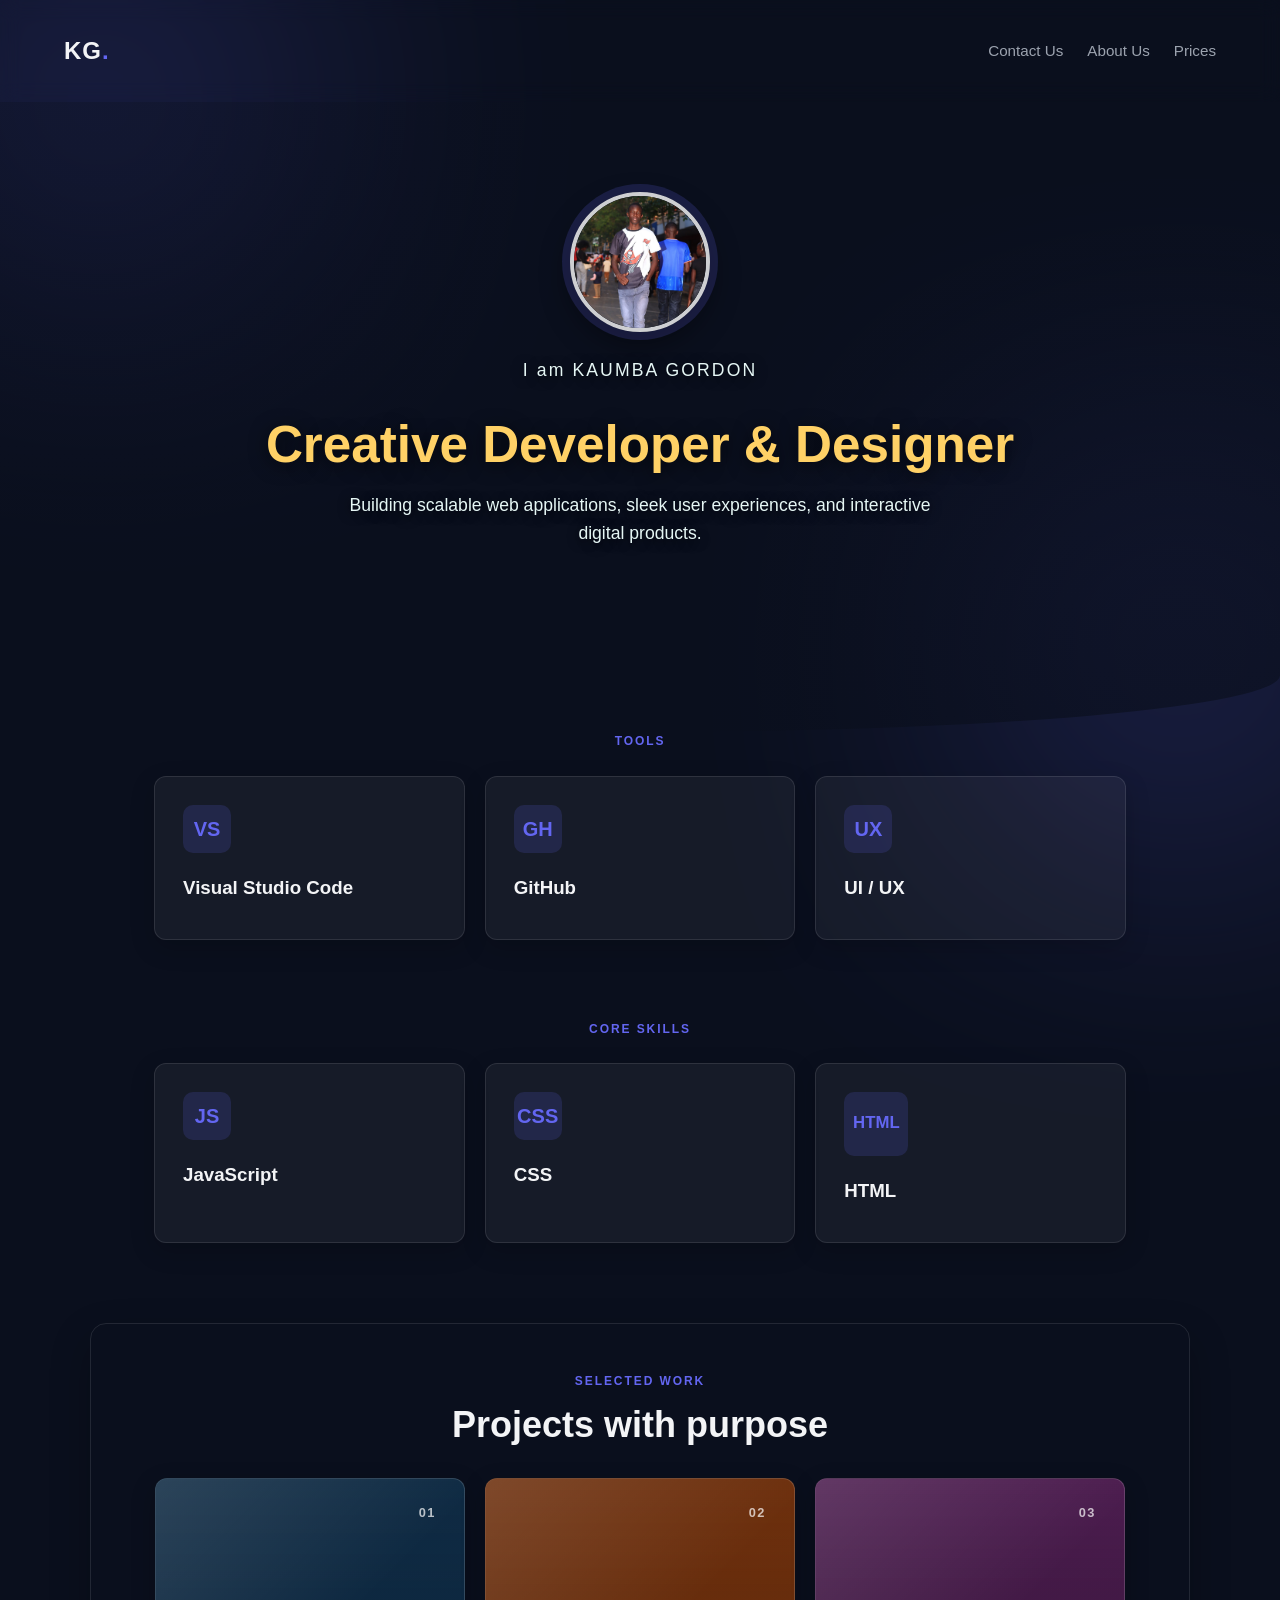
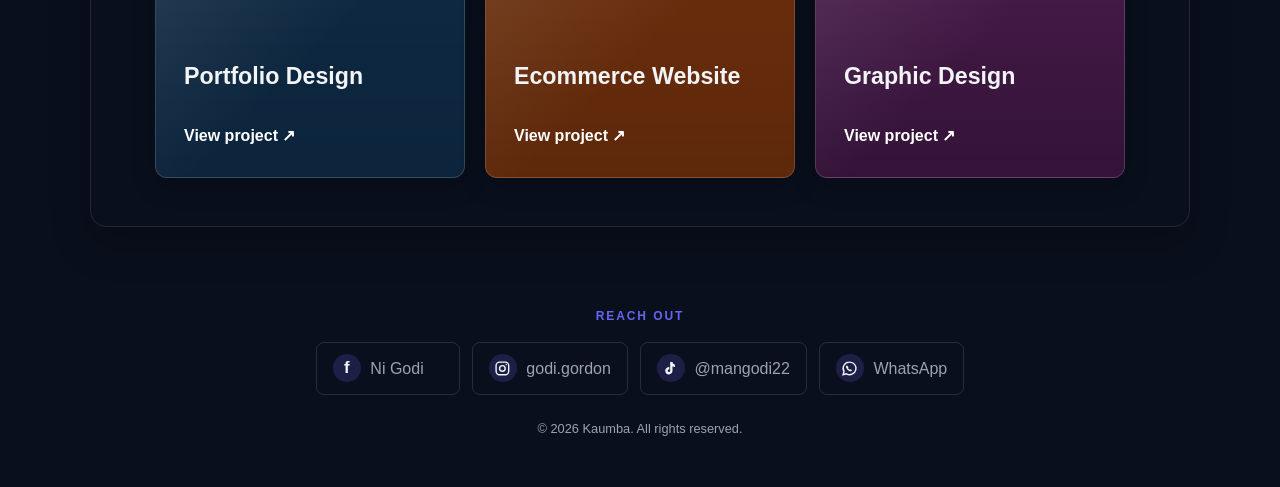
<file: index.html>
<!DOCTYPE html>
<html lang="en">
<head>
  <meta charset="UTF-8">
  <meta name="viewport" content="width=device-width, initial-scale=1.0">
  <title>Developer Portfolio</title>
  <link rel="stylesheet" href="CSS/index.css">
</head>
<body>

  <div class="glow glow-1"></div>
  <div class="glow glow-2"></div>

  <nav>
    <div class="logo">KG<span>.</span></div>
    <div class="nav-links">
      <a href="contact.html">Contact Us</a>
      <a href="HTML/About.html">About Us</a>
      <a href="HTML/prices.html">Prices</a>
    </div>
  </nav>

  <section class="hero" id="about">
    <img class="profile-picture" src="FB_IMG_1787309649411.jpg" alt="Profile portrait">
    <p class="profile-name">I am KAUMBA GORDON</p>
    <h1>Creative Developer & Designer</h1>
    <p>Building scalable web applications, sleek user experiences, and interactive digital products.</p>
  </section>

  <section class="tools-section" aria-labelledby="tools-title">
    <div class="tools-heading">
      <p class="section-kicker">TOOLS</p>
      
    </div>
    <div class="tools-grid">
      <article class="tool-card">
        <div class="tool-icon">VS</div>
        <h3>Visual Studio Code</h3>
        <p>My everyday editor for writing, testing, and refining web projects.</p>
      </article>
      <article class="tool-card">
        <div class="tool-icon">GH</div>
        <h3>GitHub</h3>
        <p>Version control and collaboration for organized, reliable project work.</p>
      </article>
      <article class="tool-card">
        <div class="tool-icon">UX</div>
        <h3>UI / UX</h3>
        <p>Thoughtful design decisions that make digital products clear and enjoyable.</p>
      </article>
    </div>
  </section>

  <section class="skills-section tools-section" aria-labelledby="skills-title">
    <div class="tools-heading">
      <p class="section-kicker">Core skills</p>
      
    </div>
    <div class="tools-grid">
      <article class="tool-card">
        <div class="tool-icon">JS</div>
        <h3>JavaScript</h3>
        <p>Interactive experiences with clean logic and purposeful motion.</p>
      </article>
      <article class="tool-card">
        <div class="tool-icon">CSS</div>
        <h3>CSS</h3>
        <p>Visual systems that stay polished across every screen size.</p>
      </article>
      <article class="tool-card">
        <div class="tool-icon html-icon">HTML</div>
        <h3>HTML</h3>
        <p>Accessible, semantic foundations for fast and reliable websites.</p>
      </article>
    </div>
  </section>

  <section class="projects-section tools-section" aria-labelledby="projects-title">
    <div class="tools-heading">
      <p class="section-kicker">Selected work</p>
      <h2 id="projects-title">Projects with purpose</h2>
    </div>
    <div class="projects-grid">
      <article class="project-card project-portfolio">
        <p class="project-number">01</p>
        <h3>Portfolio Design</h3>
        <p>A focused personal brand experience that puts creative work front and center.</p>
        <a href="contact.html">View project <span aria-hidden="true">&#8599;</span></a>
      </article>
      <article class="project-card project-ecommerce">
        <p class="project-number">02</p>
        <h3>Ecommerce Website</h3>
        <p>A smooth, conversion-minded storefront designed to make browsing feel effortless.</p>
        <a href="contact.html">View project <span aria-hidden="true">&#8599;</span></a>
      </article>
      <article class="project-card project-graphic">
        <p class="project-number">03</p>
        <h3>Graphic Design</h3>
        <p>Bold visual direction and expressive compositions built to be remembered.</p>
        <a href="contact.html">View project <span aria-hidden="true">&#8599;</span></a>
      </article>
    </div>
  </section>

  <footer class="social-footer">
    <p class="section-kicker">Reach out</p>
    <div class="social-links">
      <a class="social-link facebook-link" href="https://www.facebook.com/search/top?q=Ni%20Godi" target="_blank" rel="noopener noreferrer">
        <span class="social-icon" aria-hidden="true">f</span>
        <span>Ni Godi</span>
      </a>
      <a class="social-link instagram-link" href="https://www.instagram.com/godi.gordon/" target="_blank" rel="noopener noreferrer">
        <span class="social-icon" aria-hidden="true">
          <svg viewBox="0 0 24 24" role="img"><rect x="3" y="3" width="18" height="18" rx="5" fill="none" stroke="currentColor" stroke-width="2"/><circle cx="12" cy="12" r="4" fill="none" stroke="currentColor" stroke-width="2"/><circle cx="17.5" cy="6.5" r="1" fill="currentColor"/></svg>
        </span>
        <span>godi.gordon</span>
      </a>
      <a class="social-link tiktok-link" href="https://www.tiktok.com/@mangodi22" target="_blank" rel="noopener noreferrer">
        <span class="social-icon" aria-hidden="true">
          <svg viewBox="0 0 24 24" role="img"><path d="M15 3c.3 2.1 1.5 3.5 3.6 3.7V10c-1.4 0-2.6-.4-3.6-1.1v6.4a5.2 5.2 0 1 1-4.5-5.1v3.5a1.8 1.8 0 1 0 1.2 1.7V3H15Z" fill="currentColor"/></svg>
        </span>
        <span>@mangodi22</span>
      </a>
      <a class="social-link whatsapp-link" href="https://wa.me/254119213772?text=Hello%20Godi" target="_blank" rel="noopener noreferrer">
        <span class="social-icon" aria-hidden="true">
          <svg viewBox="0 0 24 24" role="img"><path d="M12 3a8.9 8.9 0 0 0-7.7 13.4L3 21l4.8-1.3A9 9 0 1 0 12 3Z" fill="none" stroke="currentColor" stroke-width="2"/><path d="M8.5 8.5c.3-.4.7-.4 1-.1l1 1.5c.2.3.2.6 0 .8l-.5.6c.6 1.1 1.5 2 2.6 2.6l.6-.5c.2-.2.5-.2.8 0l1.5 1c.3.2.3.7-.1 1-1 .8-2.4.8-3.7.2a9 9 0 0 1-4.1-4.1c-.6-1.3-.6-2.7.2-3.7Z" fill="currentColor"/></svg>
        </span>
        <span>WhatsApp</span>
      </a>
    </div>
    <p class="copyright">&#169; 2026 Kaumba. All rights reserved.</p>
  </footer>

    <script src="JS/index.js"></script>
</body>
</html>
</file>
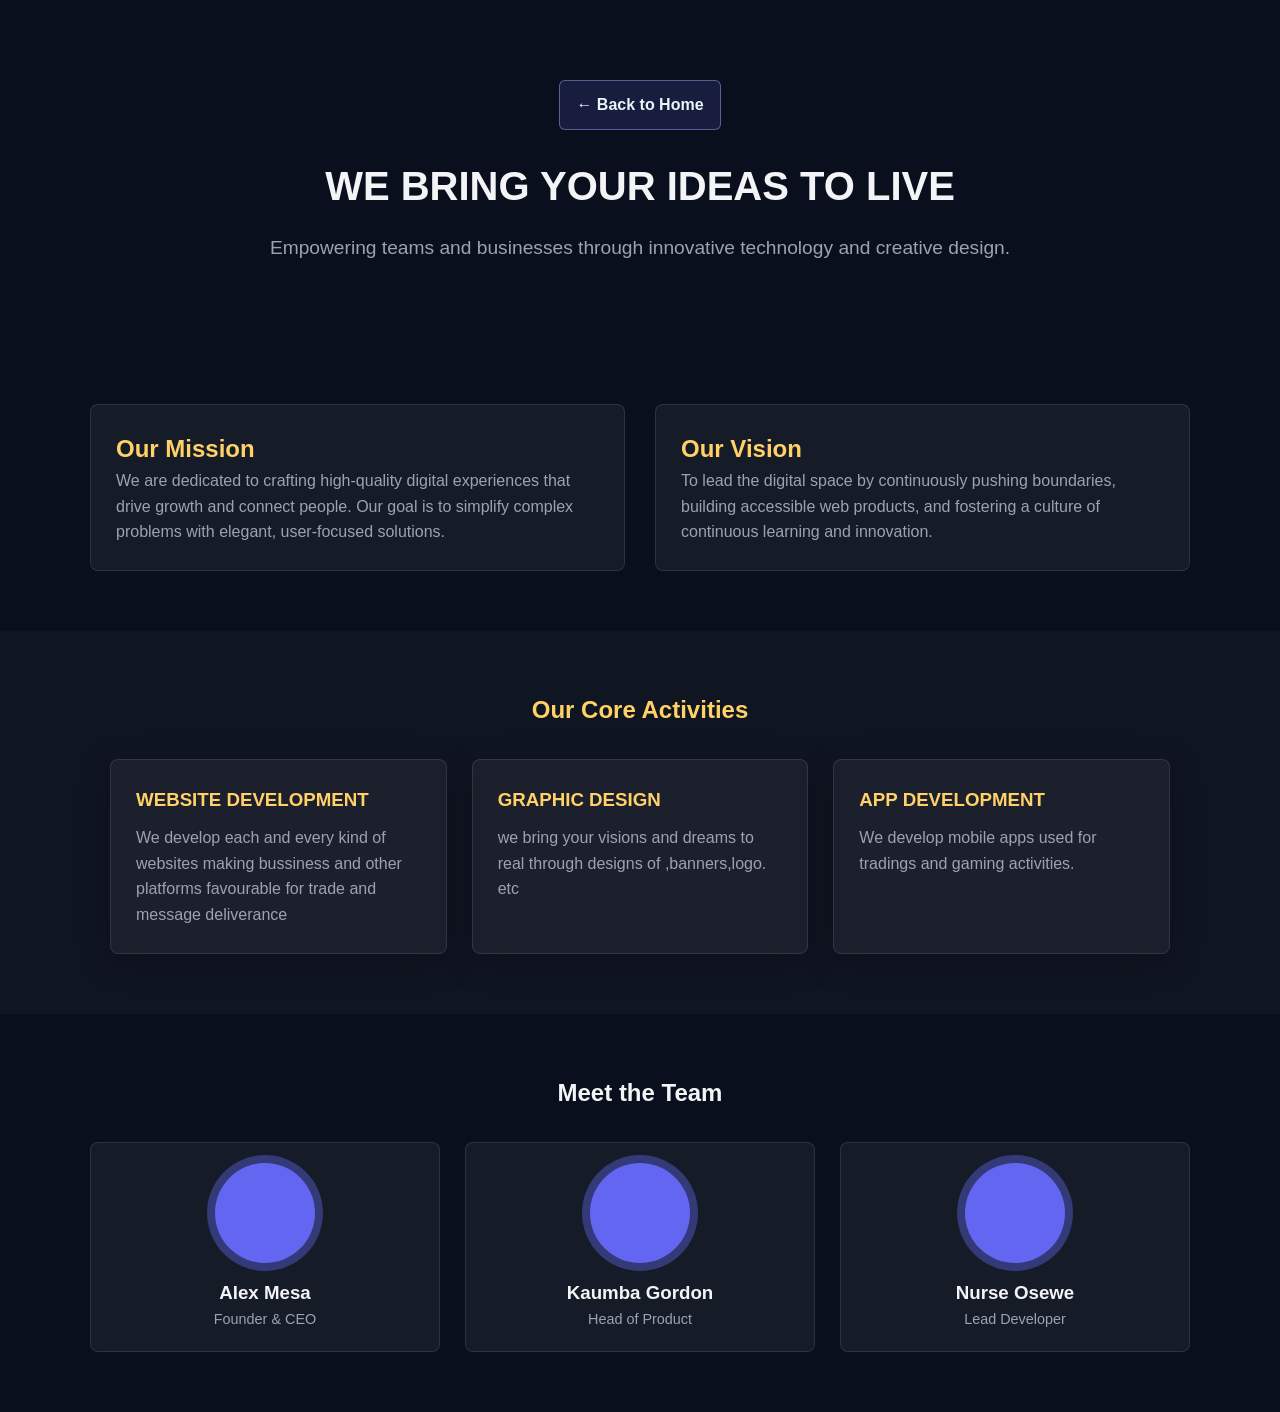
<file: HTML/About.html>
<!DOCTYPE html>
<html lang="en">
<head>
  <meta charset="UTF-8">
  <meta name="viewport" content="width=device-width, initial-scale=1.0">
  <title>About Us</title>
  <link rel="stylesheet" href="../CSS/About.css">
</head>
<body>

  <header class="hero">
    <div class="container">
      <a class="back-home-btn" href="../index.html">&larr; Back to Home</a>
      <h1>WE BRING YOUR IDEAS TO LIVE</h1>
      <p>Empowering teams and businesses through innovative technology and creative design.</p>
    </div>
  </header>

  <section class="section container">
    <div class="grid-2">
      <div class="content-box">
        <h2>Our Mission</h2>
        <p>We are dedicated to crafting high-quality digital experiences that drive growth and connect people. Our goal is to simplify complex problems with elegant, user-focused solutions.</p>
      </div>
      <div class="content-box">
        <h2>Our Vision</h2>
        <p>To lead the digital space by continuously pushing boundaries, building accessible web products, and fostering a culture of continuous learning and innovation.</p>
      </div>
    </div>
  </section>

  <section class="section bg-light">
    <div class="container">
      <h2 class="text-center">Our Core Activities</h2>
      <div class="grid-3">
        <div class="card">
          <h3>WEBSITE DEVELOPMENT</h3>
          <p>We develop each and every kind of  websites making bussiness and other platforms favourable for trade and message deliverance</p>
        </div>
        <div class="card">
          <h3>GRAPHIC DESIGN</h3>
          <p>we bring your visions and dreams to real through designs of ,banners,logo. etc</p>
        </div>
        <div class="card">
          <h3>APP DEVELOPMENT</h3>
          <p>We develop mobile apps used for tradings and gaming activities.</p>
        </div>
      </div>
    </div>
  </section>

  <section class="section container">
    <h2 class="text-center">Meet the Team</h2>
    <div class="grid-3">
      <div class="team-card">
        <div class="avatar"></div>
        <h3>Alex Mesa</h3>
        <p class="role">Founder & CEO</p>
      </div>
      <div class="team-card">
        <div class="avatar"></div>
        <h3>Kaumba Gordon</h3>
        <p class="role">Head of Product</p>
      </div>
      <div class="team-card">
        <div class="avatar"></div>
        <h3>Nurse Osewe</h3>
        <p class="role">Lead Developer</p>
      </div>
    </div>
  </section>

</body>
</html>
</file>
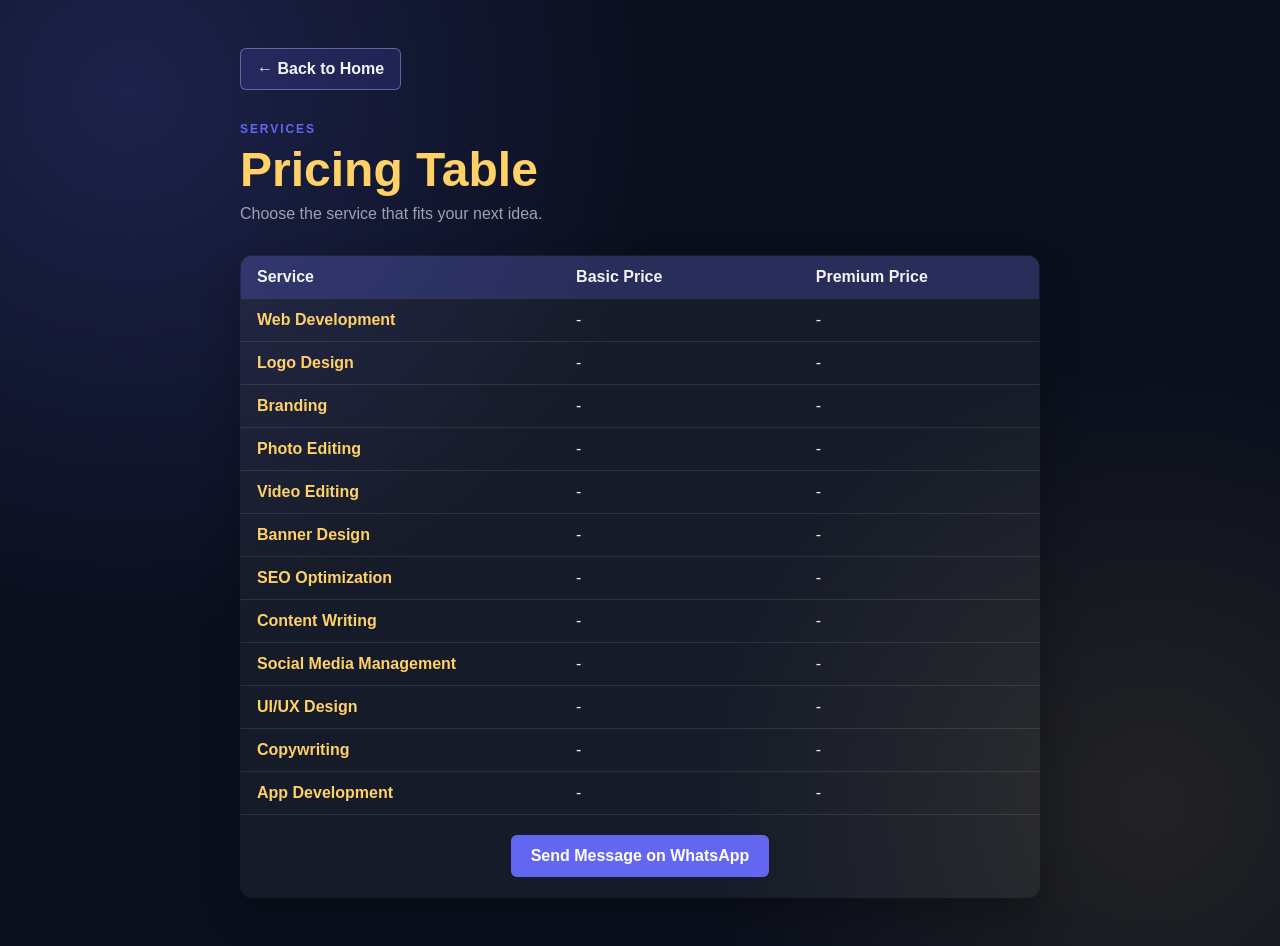
<file: HTML/prices.html>
<!DOCTYPE html>
<html lang="en">
<head>
  <meta charset="UTF-8">
  <meta name="viewport" content="width=device-width, initial-scale=1.0">
  <title>Pricing Table</title>
  <link rel="stylesheet" href="../CSS/prices.css">
</head>
<body>
  <main class="pricing-page">
    <a class="back-home-btn" href="../index.html">&larr; Back to Home</a>
    <header class="pricing-header">
      <p class="section-kicker">Services</p>
      <h1>Pricing Table</h1>
      <p>Choose the service that fits your next idea.</p>
    </header>

    <table id="pricingTable">
      <thead>
        <tr>
          <th>Service</th>
          <th>Basic Price</th>
          <th>Premium Price</th>
        </tr>
      </thead>
      <tbody></tbody>
    </table>
  </main>

  <script src="../JS/prices.js"></script>
</body>
</html>
</file>
<file: CSS/index.css>
:root {
  --bg: #0a0f1d;
  --card-bg: rgba(255, 255, 255, 0.05);
  --accent: #6366f1;
  --accent-glow: rgba(99, 102, 241, 0.4);
  --text: #f3f4f6;
  --text-muted: #9ca3af;
}

* {
  box-sizing: border-box;
  margin: 0;
  padding: 0;
  font-family: 'Segoe UI', Tahoma, Geneva, Verdana, sans-serif;
}

body {
  background-color: var(--bg);
  color: var(--text);
  line-height: 1.6;
  overflow-x: hidden;
}

/* Ambient Background Glow */
.glow {
  position: absolute;
  width: 300px;
  height: 300px;
  background: var(--accent);
  border-radius: 50%;
  filter: blur(150px);
  z-index: -1;
  opacity: 0.5;
}
.glow-1 { top: -50px; left: -50px; }
.glow-2 { bottom: 100px; right: -50px; }

/* Navigation */
nav {
  display: flex;
  justify-content: space-between;
  align-items: center;
  padding: 2rem 5%;
  backdrop-filter: blur(10px);
}
.logo {
  font-size: 1.5rem;
  font-weight: 700;
  letter-spacing: 1px;
  color: var(--text);
}
.logo span { color: var(--accent); }
.nav-links {
  display: flex;
  gap: 1.5rem;
}
.nav-links a {
  color: var(--text-muted);
  font-size: 0.95rem;
  text-decoration: none;
  transition: color 0.25s ease, transform 0.25s ease;
}
.nav-links a:hover {
  color: var(--text);
  transform: translateY(-2px);
}

/* Hero Section */
.hero {
  position: relative;
  min-height: 70vh;
  display: flex;
  flex-direction: column;
  justify-content: center;
  align-items: center;
  text-align: center;
  padding: 0 1rem 4rem;
  overflow: hidden;
  background-image: linear-gradient(180deg, rgba(10, 15, 29, 0.3), rgba(10, 15, 29, 0.68)), url('https://unsplash.com/photos/6sAl6aQ4OWI/download?force=true&w=1800');
  background-position: center;
  background-size: cover;
  border-radius: 0 0 50% 50% / 0 0 9% 9%;
}
.profile-picture {
  width: 140px;
  height: 140px;
  margin-bottom: 1.5rem;
  border: 4px solid rgba(255, 255, 255, 0.8);
  border-radius: 50%;
  object-fit: cover;
  object-position: center 18%;
  box-shadow: 0 0 0 8px rgba(99, 102, 241, 0.18), 0 12px 30px rgba(0, 0, 0, 0.45);
}
.profile-name {
  margin-bottom: 0.75rem;
  color: #ffffff;
  font-size: 1rem;
  font-weight: 700;
  letter-spacing: 0.12em;
  text-shadow: 0 2px 10px rgba(0, 0, 0, 0.7);
}
.hero h1 {
  max-width: 800px;
  font-family: 'Trebuchet MS', sans-serif;
  font-size: clamp(2rem, 4vw, 3.2rem);
  color: #ffd166;
  margin-bottom: 1rem;
  line-height: 1.15;
  text-shadow: 0 3px 18px rgba(0, 0, 0, 0.65);
}
.hero p {
  color: #e6f7f5;
  max-width: 600px;
  font-size: 1.1rem;
  font-weight: 500;
  margin-bottom: 2rem;
  text-shadow: 0 2px 12px rgba(0, 0, 0, 0.75);
}

/* Tools Section */
.tools-section {
  max-width: 1100px;
  margin: 0 auto 5rem;
  padding: 0 5%;
}
.tools-heading {
  margin-bottom: 1.5rem;
  text-align: center;
}
.section-kicker {
  color: var(--accent);
  font-size: 0.75rem;
  font-weight: 700;
  letter-spacing: 0.16em;
  text-transform: uppercase;
}
.tools-heading h2 {
  margin-top: 0.35rem;
  font-size: clamp(1.6rem, 3vw, 2.25rem);
}
.tools-grid {
  display: flex;
  gap: 1.25rem;
}
.tool-card {
  flex: 1 1 0;
  padding: 1.75rem;
  background: var(--card-bg);
  border: 1px solid rgba(255, 255, 255, 0.1);
  border-radius: 12px;
  box-shadow: 0 8px 24px rgba(0, 0, 0, 0.18);
  transition: transform 0.35s ease, border-color 0.35s ease, box-shadow 0.35s ease;
}
.tool-card:hover {
  transform: translateY(-10px) scale(1.02);
  border-color: var(--accent);
  box-shadow: 0 18px 36px var(--accent-glow);
}
.tool-icon {
  display: grid;
  width: 3rem;
  height: 3rem;
  margin-bottom: 1.25rem;
  place-items: center;
  border-radius: 10px;
  background: rgba(99, 102, 241, 0.16);
  color: var(--accent);
  font-size: 1.25rem;
  font-weight: 700;
  transition: transform 0.35s ease, background 0.35s ease;
}
.html-icon {
  width: 4rem;
  height: 4rem;
  font-size: 1.05rem;
}
.tool-card:hover .tool-icon {
  transform: rotate(-8deg) scale(1.12);
  background: rgba(99, 102, 241, 0.3);
}
.tool-card h3 {
  margin-bottom: 0.5rem;
}
.tool-card p {
  color: var(--text-muted);
}
.tool-card > p,
.project-card > p:not(.project-number) {
  max-height: 0;
  margin: 0;
  overflow: hidden;
  opacity: 0;
  transform: translateY(8px);
  transition: max-height 0.35s ease, margin 0.35s ease, opacity 0.35s ease, transform 0.35s ease;
}
.tool-card:hover > p,
.project-card:hover > p:not(.project-number),
.project-card:focus-within > p:not(.project-number) {
  max-height: 8rem;
  margin-top: 0.5rem;
  opacity: 1;
  transform: translateY(0);
}

/* Projects Section */
.projects-section {
  margin-bottom: 5rem;
  padding-top: 3rem;
  padding-bottom: 3rem;
  border: 1px solid rgba(255, 255, 255, 0.1);
  border-radius: 16px;
  box-shadow: 0 16px 40px rgba(0, 0, 0, 0.24);
}
.projects-grid {
  display: flex;
  gap: 1.25rem;
}
.project-card {
  position: relative;
  display: flex;
  min-height: 300px;
  flex: 1 1 0;
  flex-direction: column;
  justify-content: flex-end;
  overflow: hidden;
  padding: 1.75rem;
  border: 1px solid rgba(255, 255, 255, 0.16);
  border-radius: 12px;
  box-shadow: 0 8px 24px rgba(0, 0, 0, 0.22);
  isolation: isolate;
  transition: transform 0.35s ease, border-color 0.35s ease, box-shadow 0.35s ease;
}
.project-card::before {
  position: absolute;
  z-index: -1;
  inset: 0;
  background: linear-gradient(135deg, rgba(255, 255, 255, 0.12), transparent 55%);
  content: '';
}
.project-card:hover {
  transform: translateY(-10px);
  border-color: rgba(255, 255, 255, 0.55);
  box-shadow: 0 18px 36px rgba(0, 0, 0, 0.35);
}
.project-portfolio {
  background-color: #12304a;
  background-image: linear-gradient(rgba(8, 30, 52, 0.3), rgba(8, 30, 52, 0.64)), url('https://images.unsplash.com/photo-1467232004584-a241de8bcf5d?auto=format&fit=crop&w=1200&q=85');
}
.project-ecommerce {
  background-color: #78350f;
  background-image: linear-gradient(rgba(78, 32, 8, 0.26), rgba(78, 32, 8, 0.62)), url('https://images.unsplash.com/photo-1556742049-0cfed4f6a45d?auto=format&fit=crop&w=1200&q=85');
}
.project-graphic {
  background-color: #4c1d4f;
  background-image: linear-gradient(rgba(76, 29, 79, 0.28), rgba(38, 13, 42, 0.64)), url('https://images.unsplash.com/photo-1561070791-2526d30994b5?auto=format&fit=crop&w=1200&q=85');
}
.project-card {
  background-position: center;
  background-size: cover;
}
.project-number {
  position: absolute;
  top: 1.5rem;
  right: 1.75rem;
  color: rgba(255, 255, 255, 0.7);
  font-size: 0.8rem;
  font-weight: 700;
  letter-spacing: 0.12em;
}
.project-card h3 {
  margin-bottom: 0.5rem;
  font-size: 1.45rem;
}
.project-card p:not(.project-number) {
  max-width: 28ch;
  color: rgba(255, 255, 255, 0.78);
}
.project-card a {
  width: fit-content;
  margin-top: 1.25rem;
  color: #fff;
  font-weight: 700;
  text-decoration: none;
  transition: transform 0.25s ease;
}
.project-card a:hover {
  transform: translateX(5px);
}

@media (max-width: 700px) {
  nav {
    align-items: flex-start;
    padding: 1.25rem 1rem;
    flex-direction: column;
    gap: 1rem;
  }
  .nav-links {
    flex-wrap: wrap;
    gap: 0.75rem 1rem;
  }
  .profile-picture {
    width: 112px;
    height: 112px;
  }
  .hero {
    min-height: 72vh;
    padding: 2rem 1rem 4rem;
    border-radius: 0 0 50% 50% / 0 0 5% 5%;
  }
  .hero h1 {
    font-size: 2rem;
  }
  .hero p {
    max-width: 34rem;
    font-size: 1rem;
  }
  .tools-grid {
    flex-direction: column;
  }
  .projects-grid {
    flex-direction: column;
  }
  .tool-card:hover {
    transform: translateY(-5px);
  }
  .project-card:hover {
    transform: translateY(-5px);
  }
}

@media (prefers-reduced-motion: reduce) {
  .tool-card,
  .tool-icon,
  .tool-card > p,
  .project-card > p:not(.project-number) {
    transition: none;
  }
  .tool-card:hover,
  .tool-card:hover .tool-icon {
    transform: none;
  }
  .project-card,
  .project-card a {
    transition: none;
  }
  .project-card:hover,
  .project-card a:hover {
    transform: none;
  }
}

/* Contact Section */
.contact-container {
  max-width: 600px;
  margin: 2rem auto 5rem;
  padding: 2.5rem;
  background: var(--card-bg);
  border-radius: 16px;
  border: 1px solid rgba(255, 255, 255, 0.1);
  box-shadow: 0 8px 32px 0 rgba(0, 0, 0, 0.37);
  backdrop-filter: blur(8px);
}
.contact-container h2 {
  margin-bottom: 1.5rem;
  font-size: 1.8rem;
}

.form-group {
  margin-bottom: 1.2rem;
  text-align: left;
}
label {
  display: block;
  margin-bottom: 0.5rem;
  font-size: 0.9rem;
  color: var(--text-muted);
}
input, textarea {
  width: 100%;
  padding: 0.8rem 1rem;
  border-radius: 8px;
  border: 1px solid rgba(255, 255, 255, 0.1);
  background: rgba(0, 0, 0, 0.2);
  color: var(--text);
  font-size: 1rem;
  outline: none;
  transition: border-color 0.3s, box-shadow 0.3s;
}
input:focus, textarea:focus {
  border-color: var(--accent);
  box-shadow: 0 0 10px var(--accent-glow);
}
textarea {
  resize: vertical;
  min-height: 120px;
}

button {
  width: 100%;
  padding: 0.9rem;
  border: none;
  border-radius: 8px;
  background: var(--accent);
  color: white;
  font-size: 1rem;
  font-weight: 600;
  cursor: pointer;
  transition: transform 0.2s, background 0.3s;
}
button:hover {
  background: #4f46e5;
  transform: translateY(-2px);
}

/* Alert Status Styling */
#status-msg {
  margin-top: 1rem;
  padding: 0.8rem;
  border-radius: 6px;
  display: none;
  font-size: 0.9rem;
}
.status-success { 
  background: rgba(34, 197, 94, 0.2); 
  color: #4ade80; 
  border: 1px solid #22c55e; 
}
.status-error { 
  background: rgba(239, 68, 68, 0.2); 
  color: #f87171; 
  border: 1px solid #ef4444; 
}

/* Social Footer */
.social-footer {
  padding: 0 5% 3rem;
  text-align: center;
}
.social-links {
  display: flex;
  justify-content: center;
  gap: 0.75rem;
  flex-wrap: wrap;
  margin-top: 1rem;
}
.social-link {
  display: inline-flex;
  align-items: center;
  gap: 0.6rem;
  min-width: 9rem;
  padding: 0.7rem 1rem;
  border: 1px solid rgba(255, 255, 255, 0.12);
  border-radius: 8px;
  color: var(--text-muted);
  text-decoration: none;
  transition: transform 0.25s ease, color 0.25s ease, border-color 0.25s ease;
}
.social-link:hover {
  transform: translateY(-3px);
  color: var(--text);
  border-color: var(--accent);
}
.social-icon {
  display: grid;
  width: 1.75rem;
  height: 1.75rem;
  place-items: center;
  border-radius: 50%;
  background: rgba(99, 102, 241, 0.2);
  color: var(--text);
  font-size: 1.05rem;
  font-weight: 700;
}
.social-icon svg {
  width: 1.05rem;
  height: 1.05rem;
}
.copyright {
  margin-top: 1.5rem;
  color: var(--text-muted);
  font-size: 0.8rem;
}

@media (max-width: 700px) {
  .tools-section,
  .projects-section {
    margin-bottom: 3.5rem;
  }
  .projects-section {
    padding-top: 2rem;
    padding-bottom: 2rem;
  }
  .contact-container {
    margin: 1rem 1rem 3rem;
    padding: 1.5rem;
  }
  .contact-container h2 {
    font-size: 1.5rem;
  }
  .social-footer {
    padding: 0 1rem 2rem;
  }
  .social-link {
    flex: 1 1 8rem;
    min-width: 0;
    justify-content: center;
  }
}

@media (max-width: 380px) {
  .logo {
    font-size: 1.25rem;
  }
  .nav-links {
    gap: 0.6rem 0.85rem;
  }
  .hero h1 {
    font-size: 1.75rem;
  }
  .project-card,
  .tool-card {
    padding: 1.35rem;
  }
}
</file>
<file: CSS/About.css>
:root {
  --bg: #0a0f1d;
  --card-bg: rgba(255, 255, 255, 0.05);
  --accent: #6366f1;
  --accent-glow: rgba(99, 102, 241, 0.4);
  --text: #f3f4f6;
  --text-muted: #9ca3af;
}

/* Base Styles */
* {
  box-sizing: border-box;
  margin: 0;
  padding: 0;
}

body {
  font-family: 'Segoe UI', Tahoma, Geneva, Verdana, sans-serif;
  line-height: 1.6;
  color: var(--text);
  background: var(--bg);
}

.container {
  max-width: 1100px;
  margin: 0 auto;
  padding: 0 20px;
}

.section {
  padding: 60px 0;
}

.bg-light {
  background-color: rgba(255, 255, 255, 0.025);
}

.text-center {
  text-align: center;
  margin-bottom: 30px;
}

/* Hero Section */
.hero {
  background: linear-gradient(180deg, rgba(10, 15, 29, 0.3), rgba(10, 15, 29, 0.68)), var(--bg);
  color: var(--text);
  padding: 80px 0;
  text-align: center;
}

.hero h1 {
  font-size: 2.5rem;
  margin-bottom: 15px;
}

.hero p {
  font-size: 1.2rem;
  color: var(--text-muted);
}

.back-home-btn {
  display: inline-block;
  margin-bottom: 1.5rem;
  padding: 0.7rem 1rem;
  border: 1px solid rgba(165, 180, 252, 0.45);
  border-radius: 6px;
  background: rgba(99, 102, 241, 0.16);
  color: #e6f7f5;
  font-weight: 600;
  text-decoration: none;
  transition: background-color 0.2s, border-color 0.2s, color 0.2s;
}

.back-home-btn:hover,
.back-home-btn:focus-visible {
  border-color: #ffd166;
  background: rgba(99, 102, 241, 0.32);
  color: #ffd166;
}

/* Grids */
.grid-2 {
  display: grid;
  grid-template-columns: repeat(auto-fit, minmax(300px, 1fr));
  gap: 30px;
}

.grid-3 {
  display: grid;
  grid-template-columns: repeat(auto-fit, minmax(250px, 1fr));
  gap: 25px;
}

/* Cards & Content */
.card {
  background: var(--card-bg);
  padding: 25px;
  border-radius: 8px;
  border: 1px solid rgba(255, 255, 255, 0.1);
  box-shadow: 0 8px 32px rgba(0, 0, 0, 0.25);
  backdrop-filter: blur(8px);
}

.card h3 {
  margin-bottom: 10px;
  color: #ffd166;
}

.content-box,
.team-card {
  background: var(--card-bg);
  border: 1px solid rgba(255, 255, 255, 0.1);
  border-radius: 8px;
}

.content-box {
  padding: 25px;
}

.content-box h2,
.section > .container > h2 {
  color: #ffd166;
}

.content-box p,
.card p,
.team-card p {
  color: var(--text-muted);
}

.team-card {
  text-align: center;
  padding: 20px;
}

.avatar {
  width: 100px;
  height: 100px;
  border-radius: 50%;
  background: var(--accent);
  box-shadow: 0 0 0 8px var(--accent-glow);
  margin: 0 auto 15px auto;
}

.role {
  color: var(--accent);
  font-size: 0.9rem;
}

@media (max-width: 700px) {
  .container {
    padding: 0 16px;
  }

  .section {
    padding: 40px 0;
  }

  .hero {
    padding: 56px 0;
  }

  .hero h1 {
    font-size: clamp(2rem, 10vw, 2.5rem);
  }

  .hero p {
    font-size: 1rem;
  }

  .grid-2,
  .grid-3 {
    grid-template-columns: 1fr;
    gap: 20px;
  }

  .card,
  .content-box {
    padding: 20px;
  }
}
</file>
<file: CSS/prices.css>
:root {
  --bg: #0a0f1d;
  --card-bg: rgba(255, 255, 255, 0.05);
  --accent: #6366f1;
  --accent-glow: rgba(99, 102, 241, 0.4);
  --text: #f3f4f6;
  --text-muted: #9ca3af;
  --highlight: #ffd166;
}

* {
  box-sizing: border-box;
}

body {
  min-height: 100vh;
  margin: 0;
  padding: 3rem 1.25rem;
  background-color: var(--bg);
  background-image: radial-gradient(circle at 10% 10%, rgba(99, 102, 241, 0.22), transparent 34rem),
    radial-gradient(circle at 90% 85%, rgba(255, 209, 102, 0.1), transparent 28rem);
  color: var(--text);
  font-family: 'Segoe UI', Tahoma, Geneva, Verdana, sans-serif;
}

.pricing-page {
  width: min(100%, 800px);
  margin: 0 auto;
}

.back-home-btn {
  display: inline-block;
  margin-bottom: 2rem;
  padding: 0.7rem 1rem;
  border: 1px solid rgba(165, 180, 252, 0.45);
  border-radius: 6px;
  background: rgba(99, 102, 241, 0.16);
  color: var(--text);
  font-weight: 600;
  text-decoration: none;
  transition: background-color 0.2s, border-color 0.2s, transform 0.2s;
}

.back-home-btn:hover,
.back-home-btn:focus-visible {
  border-color: var(--highlight);
  background: rgba(99, 102, 241, 0.32);
  color: var(--highlight);
  transform: translateY(-2px);
}

.pricing-header {
  margin-bottom: 2rem;
}

.section-kicker {
  margin: 0 0 0.35rem;
  color: var(--accent);
  font-size: 0.75rem;
  font-weight: 700;
  letter-spacing: 0.16em;
  text-transform: uppercase;
}

.pricing-header h1 {
  margin: 0;
  color: var(--highlight);
  font-family: 'Trebuchet MS', sans-serif;
  font-size: clamp(2rem, 5vw, 3rem);
}

.pricing-header p:last-child {
  margin: 0.5rem 0 0;
  color: var(--text-muted);
}

table {
  width: 100%;
  border-collapse: collapse;
  overflow: hidden;
  border: 1px solid rgba(255, 255, 255, 0.1);
  border-radius: 12px;
  background: var(--card-bg);
  box-shadow: 0 18px 36px rgba(0, 0, 0, 0.25);
}

th, td {
  border-bottom: 1px solid rgba(255, 255, 255, 0.1);
  padding: 12px 16px;
  text-align: left;
}

th {
  background: rgba(99, 102, 241, 0.24);
  color: var(--text);
  font-weight: bold;
}

td:nth-child(1) {
  color: var(--highlight);
  font-weight: bold;
  width: 40%;
}

td:nth-child(2),
td:nth-child(3) {
  color: var(--text);
  width: 30%;
}

tr:last-child td {
  border-bottom: 0;
}

tr:hover td {
  background: rgba(99, 102, 241, 0.1);
}

.message-row td {
  padding: 1.25rem 1rem;
  text-align: center;
}

.send-message-btn {
  display: inline-block;
  padding: 0.75rem 1.2rem;
  border-radius: 6px;
  background: var(--accent);
  color: #fff;
  font-weight: 700;
  text-decoration: none;
  transition: background-color 0.2s, box-shadow 0.2s, transform 0.2s;
}

.send-message-btn:hover,
.send-message-btn:focus-visible {
  background: #4f46e5;
  box-shadow: 0 8px 20px var(--accent-glow);
  transform: translateY(-2px);
}

@media (max-width: 600px) {
  body {
    padding: 2rem 1rem;
  }

  .back-home-btn {
    margin-bottom: 1.5rem;
  }

  .pricing-header {
    margin-bottom: 1.5rem;
  }

  table,
  tbody,
  tr,
  td {
    display: block;
  }

  thead {
    display: none;
  }

  tbody tr:not(.message-row) {
    display: grid;
    grid-template-columns: 1fr auto;
    gap: 0 1rem;
    padding: 0.75rem 1rem;
    border-bottom: 1px solid rgba(255, 255, 255, 0.1);
  }

  tbody tr:not(.message-row) td {
    width: auto;
    padding: 0.35rem 0;
    border: 0;
    font-size: 0.9rem;
    text-align: right;
  }

  tbody tr:not(.message-row) td:first-child {
    grid-column: 1 / -1;
    padding-bottom: 0.15rem;
    text-align: left;
  }

  tbody tr:not(.message-row) td:nth-child(2)::before,
  tbody tr:not(.message-row) td:nth-child(3)::before {
    margin-right: 0.4rem;
    color: var(--text-muted);
    font-size: 0.75rem;
    font-weight: 400;
  }

  tbody tr:not(.message-row) td:nth-child(2)::before {
    content: 'Basic';
  }

  tbody tr:not(.message-row) td:nth-child(3)::before {
    content: 'Premium';
  }

  .message-row td {
    padding: 1.1rem 0.75rem;
  }

  .send-message-btn {
    width: 100%;
    text-align: center;
  }
}
</file>
